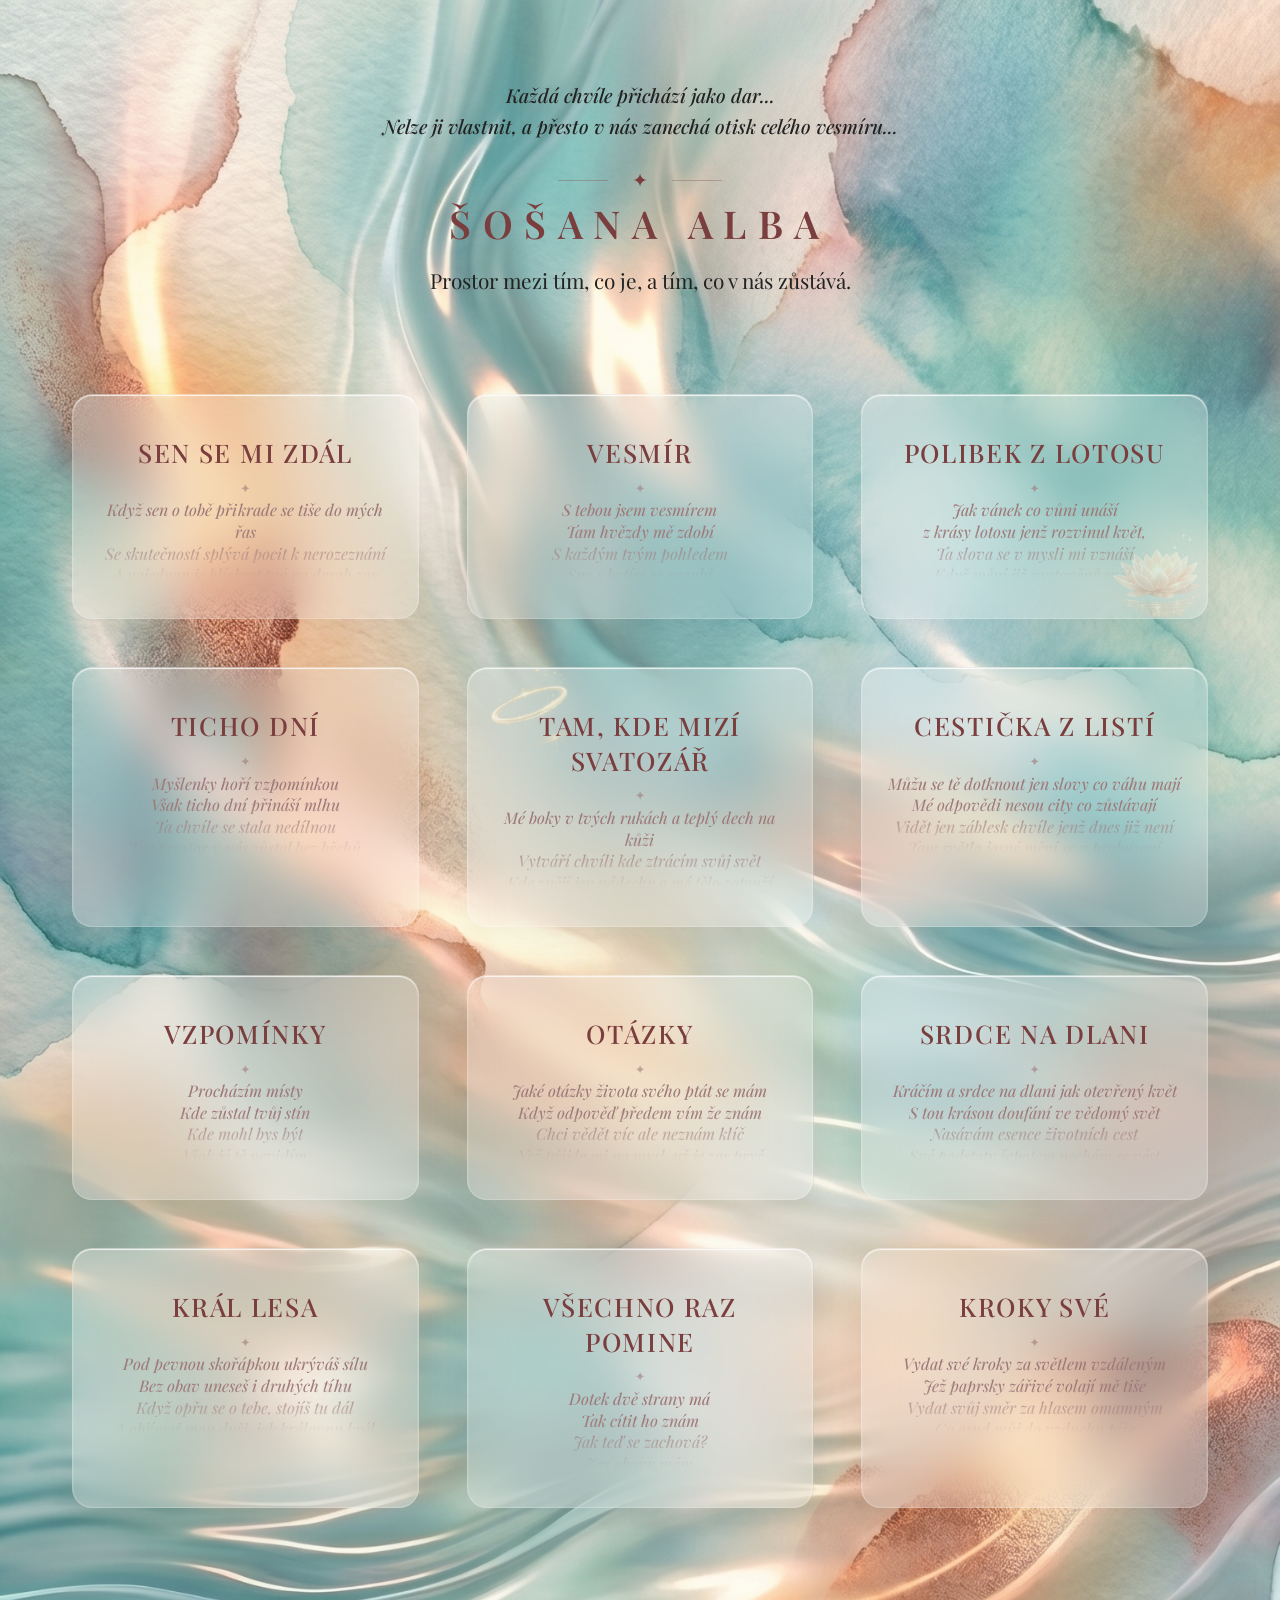
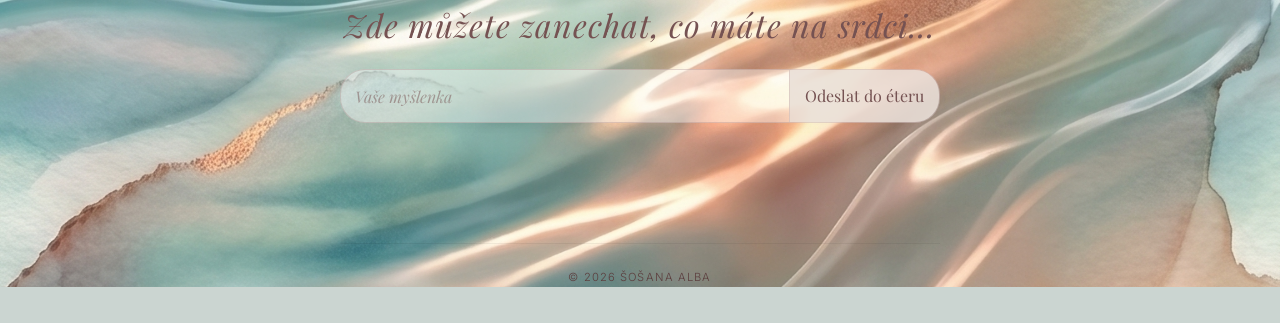
<file: index.html>
<!DOCTYPE html>
<html lang="cs">

<head>
  <meta charset="UTF-8">
  <meta name="viewport" content="width=device-width, initial-scale=1.0">
  <meta name="description"
    content="Autorská poezie Šošany Alby. Básně o tichu, světle i lidské duši. Digitální zápisník veršů a úvah Tam, kde mizí svatozář.">
  <meta name="keywords"
    content="poezie, básně, Šošana Alba, česká poezie, lyrika, literární zápisník, moderní portfolio, transformace, symbolika, Kde mizí svatozář, Polibek z lotosu">
  <meta name="author" content="Šošana Alba">

  <!-- Open Graph / Facebook -->
  <meta property="og:type" content="website">
  <meta property="og:url" content="http://localhost/">
  <meta property="og:title" content="Šošana Alba — Autorská poezie">
  <meta property="og:description"
    content="Digitální plátno a zápisník poezie. Vstupte do světa absolutního klidu a éterické hloubky.">
  <meta property="og:image" content="assets/feathers_bg.png">

  <!-- Twitter -->
  <meta property="twitter:card" content="summary_large_image">
  <meta property="twitter:url" content="http://localhost/">
  <meta property="twitter:title" content="Šošana Alba — Autorská poezie">
  <meta property="twitter:description"
    content="Digitální plátno a zápisník poezie. Vstupte do světa absolutního klidu a éterické hloubky.">
  <meta property="twitter:image" content="assets/feathers_bg.png">

<!-- Ikony Anděla -->
<link rel="icon" type="image/png" href="/favicon-96x96.png" sizes="96x96">
  <link rel="icon" type="image/svg+xml" href="/favicon.svg">
  <link rel="shortcut icon" href="/favicon.ico">
  <link rel="apple-touch-icon" sizes="180x180" href="/apple-touch-icon.png">
  <meta name="apple-mobile-web-app-title" content="Šošana Alba">
  <link rel="manifest" href="/site.webmanifest">

  <title>Šošana Alba ~ Tam, kde mizí svatozář</title>

  <!-- CSS Styl -->
  <link rel="stylesheet" href="css/style.css">

  <!-- JSON-LD Strukturovaná data pro autory & kreativní díla (SEO) -->
  <script type="application/ld+json">
  {
    "@context": "https://schema.org",
    "@type": "Person",
    "name": "Šošana Alba",
    "jobTitle": "Básnířka a spisovatelka",
    "url": "http://localhost",
    "description": "Česká spisovatelka a básnířka, jejíž tvorba rezonuje s hlubokým elementem vody, ticha a plynutí času.",
    "sameAs": [
      "https://instagram.com/sosana.alba",
      "https://facebook.com/sosana.alba.poezie"
    ],
    "publishingPrinciples": {
      "@type": "CreativeWork",
      "name": "Digitální zápisník poezie"
    }
  }
  </script>
</head>

<body>

  <!-- Hlavní plátno — omezení šířky pro ultra-široké monitory -->
  <div class="site-canvas">

    <!-- ÚVODNÍ HLAVIČKA -->
    <header class="header header--static">
      <div class="hero-section">

        <p class="hero-quote">Každá chvíle přichází jako dar...<br>Nelze ji vlastnit, a přesto v nás zanechá otisk
          celého vesmíru...</p>

        <div class="diamond-divider">
          <span>&#10022;</span>
        </div>

        <h1 class="hero-title main-title">ŠOŠANA ALBA</h1>

        <p class="hero-subtitle">Prostor mezi tím, co je, a tím, co v nás zůstává.</p>

      </div>
    </header>

    <main>

      <!-- Matrix / Grid karet básní (3x3) -->
      <div class="poetry__grid" id="js-poetry-grid">

        <article class="poetry-card glass-card" tabindex="0">
          <div class="poem-decoration"></div>
          <h3 class="poetry-card__title">Sen se mi zdál</h3>
          <div class="poetry-card__divider">✦</div>
          <div class="poetry-card__text-wrapper">
            <div class="poetry-card__fulltext">
Když sen o tobě přikrade se tiše do mých řas<br>
Se skutečností splývá pocit k nerozeznání<br>
A najednou je blízkost tvá na dosah zas<br>
Že jen sním v té chvíli nemám ani zdání<br><br><br>
Ten čas je vzácný, jak dobře to znám<br>
Zas v těle se probouzí chvění<br>
A v tichu k tobě krůček udělám<br>
Tvůj jistý pohled mi je tiché znamení<br><br><br>
Ten dotek zní jak pravda s ozvěnou<br>
Co rozeznívá se ve mně napořád<br>
Mé rty si v té chvíli snadno vzpomenou<br>
Jak chutná polibek, co nedá se vzdát.<br><br>
I ve snu ta chvíle s tebou zdá se krátká být<br><br>
Já jediné přání mam, ať zastaví se čas<br>
Ať noc nás ještě chvilku nechá spolu snít<br>
Než rozplyne se sen a vše zmizí zas.
            </div>
          </div>
        </article>

        <article class="poetry-card glass-card" tabindex="0">
          <div class="poem-decoration"></div>
          <h3 class="poetry-card__title">Vesmír</h3>
          <div class="poetry-card__divider">✦</div>
          <div class="poetry-card__text-wrapper">
            <div class="poetry-card__fulltext">
S tebou jsem vesmírem<br>
Tam hvězdy mě zdobí<br>
S každým tvým pohledem<br>
Sny s bytím se snoubí<br><br><br>
Mě touha vždy odzbrojí<br>
Až na kraj mých možností<br>
tvá esence opojí<br>
Když mě obejmeš něžností<br><br><br>
V magickém tichu mezi námi<br>
Zázrak osudu se rodí<br>
Já nasávám dotek tvých dlaní<br>
Co světlo mé duše plodí<br><br><br>
V tom tichu kde dech se tiší<br>
A svět na chvíli se zastaví<br>
Tam duše naše spolu píší<br>
Verše jež chvěním nás zaplaví<br><br><br>
Tvá blízkost v srdci bránu otvírá<br>
Kam nikdo jiný neměl klíč<br>
Můj pohled na tebe upírá<br>
Přiznání tiché - pojď blíž<br><br><br>
A když naše pohledy se spojí,<br>
Vše kolem ztrácí váhu svou,<br>
Tam cítím, jak mé tělo svolí<br>
Doteky proplétat vášní dvou<br><br><br>
Tvá blízkost mě nocí provází,<br>
Jak kometa, co neuhasíná,<br>
A v žáru, který v nás se nachází,<br>
Se láska nová rozpomíná.
            </div>
          </div>
        </article>

        <article class="poetry-card glass-card" tabindex="0">
<img src="assets/lotos.png" class="poem-lotos" alt="Zářící lotos" aria-hidden="true">
          <div class="poem-decoration"></div>
          <h3 class="poetry-card__title">Polibek z lotosu</h3>
          <div class="poetry-card__divider">✦</div>
          <div class="poetry-card__text-wrapper">
            <div class="poetry-card__fulltext">
Jak vánek co vůni unáší<br>
z krásy lotosu jenž rozvinul květ,<br>
Ta slova se v mysli mi vznáší<br>
Když mění již vystavěný svět.<br><br><br>
Svou odpověď jsem chtěla ti dát,<br>
však nepřišla - zůstala v tmách.<br>
Ten záblesk chvil nešlo zpět brát,<br>
A vyznání změnilo v prach.<br><br><br>
Místo nich kůže jen promlouvá<br>
Tepem, co zrychlil svůj běh,<br>
Z oparu pravda teď vyplouvá,<br>
V tom úžasu ustal můj dech.<br><br><br>
Už netřeba věty dál skládat,<br>
Vše podstatné v tichu se děje.<br>
Touhou už nešlo se ovládat<br>
Teď tělo se slastí chvěje.<br><br><br>
Jen křehkým stonem v splynutí<br>
Vyznávám to, co už víš,<br>
Že v každičkém srdce pohnutí<br>
Tě miluji – čím dál blíž.
            </div>
          </div>
        </article>

	
        <article class="poetry-card glass-card" tabindex="0">
          <div class="poem-decoration"></div>
          <h3 class="poetry-card__title">Ticho dní</h3>
          <div class="poetry-card__divider">✦</div>
          <div class="poetry-card__text-wrapper">
            <div class="poetry-card__fulltext">
Myšlenky hoří vzpomínkou<br>
Však ticho dní přináší mlhu<br>
Ta chvíle se stala nedílnou<br>
Ten prostor v nás zůstal bez břehů<br><br><br>
Jen otisk dlaní v paměti kůže<br>
Co zmizet chce a přesto zůstává<br>
Nesu si v sobě jak poupátko růže<br>
Křehké a bezbranné, co dozrává<br><br><br>
Kde uchovat pohled, co zapsal se do mě hluboko<br>
Když všední den pak přišel tiše zpět<br>
A odvedl mě od tebe na míle daleko<br>
Zatímco uvnitř zůstal nevyřčený svět<br><br><br>
Nevím zda smím se zas přiblížit<br>
Byť bezpečné místo ti nechci brát<br>
Když neumím číst, co ticho chce stvořit<br>
A srdce se ostýchá dál se ptát<br><br><br>
Přesto když zavřu večer své oči<br>
Na hraně snu, kde se rozplývá čas<br>
Tvá přítomnost ke mně tiše se stočí<br>
Jak teplý dech do sklopených řas.<br><br><br>
Jen ráno pak přinese střízlivé světlo<br>
Uloží sny do přihrádky dní,<br>
A všechno, co ve mně v noci jen kvetlo,<br>
Si přes den dovolí jen znít.
            </div>
          </div>
        </article>

	<article class="poetry-card glass-card" tabindex="0">
  <img src="assets/svatozar.png" class="poem-halo" alt="Pulzující svatozář" aria-hidden="true">
  <div class="poem-decoration"></div>
  <h3 class="poetry-card__title">Tam, kde mizí svatozář</h3>
          <div class="poetry-card__divider">✦</div>
          <div class="poetry-card__text-wrapper">
            <div class="poetry-card__fulltext">
Mé boky v tvých rukách a teplý dech na kůži<br>
Vytváří chvíli kde ztrácím svůj svět<br>
Kde znějí jen nádechy a mé tělo zatouží<br>
Vymazat z mysli vše, co drží mě zpět<br><br><br>
Tvé prsty píšou mi po zádech<br>
Mapy které nikam nesmí vést<br>
A přesto bloudím v obrazech -<br>
V krajině, kterou smím jen snést<br><br><br>
Rty těsně u rtů, však beze slov<br>
Jen touha mezi nimi dýchá<br>
V tom napětí co nemá krov<br>
Žilami bouře tiše vzlýchá<br><br><br>
Tvůj dech se o můj zlehka otírá<br>
Jak vlna, co váhá, zda pohladí břeh<br>
A v tomhle spojení se pravda neskrývá<br>
Jen tlukot dvou srdcí a zrychlený dech<br><br><br>
Mé tělo touží jít ještě dál<br>
Tam, kde hranice rozpouští se v šeru<br>
Rozum však šeptá „Tady bych stál"<br>
A vrací mě zpátky k vnitřnímu směru<br><br><br>
Mé ruce ví, kde chtěly by spočinout<br>
Mé srdce ví, co by mohlo být<br>
Jen duše stojí a snaží se rozhodnout<br>
Zda hořet chvíli, nebo dál 'jen' žít<br><br><br>
Čas stojí na špičkách<br>
Bojácný dotknout se toho, co ví<br>
Že jeden krok dál už nebude pouhý<br>
Že něco se zlomí a zpátky se nevrátí<br><br><br>
Tak stojím na hraně mezi dvěma světy<br>
S tvými doteky vepsanými pod kůží<br>
A vím, že největší požáry planety<br>
Hoří tam, kde se snad nedýchá - jen touží<br><br><br>
Tvé čelo na mém, svět přestal znít<br>
Jen tep se o tep tiše opírá<br>
Ta chvíle chce navždy v těle být<br>
Pro to chvění, co ve mně doznívá<br><br><br>
A jestli má se v čase ztratit<br>
Srdce v sněhu, jež zavál mráz<br>
Pak ať mi zůstane jen ten pocit<br>
Že něco krásného hořelo v nás.
            </div>
          </div>
        </article>

        <article class="poetry-card glass-card" tabindex="0">
          <div class="poem-decoration"></div>
          <h3 class="poetry-card__title">Cestička z listí</h3>
          <div class="poetry-card__divider">✦</div>
          <div class="poetry-card__text-wrapper">
            <div class="poetry-card__fulltext">
Můžu se tě dotknout jen slovy co váhu mají<br>
Mé odpovědi nesou city co zůstávají<br>
Vidět jen záblesk chvíle jenž dnes již není<br>
Tam světlo jasné mění se v probuzení<br><br><br>
Cestička z listí chce procházet zas<br>
Dnes však nedává sílu, jen nabízí jas<br>
Vítr tam vane a nese slova tvá<br>
To jediné zbylo, co teď se dotýká<br><br><br>
Ta chvíle je tam, zde jiný tvořím svět<br>
S tou pravdou se potýkám jak lotosový květ<br>
To z čeho roste dál a v krásu se mění<br>
Z té půdy již nejde vzít vzpomínky v zapomnění<br><br><br>
Jak srdce se dotýká a nezračí směr<br>
Tvar toho mě dojímá co dává na výběr<br>
Bez jistoty zítřka svůj krok kráčím dál<br>
V mysli jen vím, jak krásný sen se mi zdál.
            </div>
          </div>
        </article>

        
        <article class="poetry-card glass-card" tabindex="0">
          <div class="poem-decoration"></div>
          <h3 class="poetry-card__title">Vzpomínky</h3>
          <div class="poetry-card__divider">✦</div>
          <div class="poetry-card__text-wrapper">
            <div class="poetry-card__fulltext">
Procházím místy<br>
Kde zůstal tvůj stín<br>
Kde mohl bys být<br>
Však já tě nevidím<br><br><br>
Nasávám vůni<br>
Vdechuji vzpomínky<br>
Vrátit tu chvíli chci<br>
Bez jediné záminky<br><br><br>
Dotknout se obrazu<br>
Co vidím tam stát<br>
Můžu jen smířlivě<br>
To bude mě hřát<br><br><br>
A s vděčností nechávám<br>
Minulost tam<br>
Kde chtěla jen spočinout -<br>
Ten prostor jí dám.
            </div>
          </div>
        </article>

        <article class="poetry-card glass-card" tabindex="0">
          <div class="poem-decoration"></div>
          <h3 class="poetry-card__title">Otázky</h3>
          <div class="poetry-card__divider">✦</div>
          <div class="poetry-card__text-wrapper">
            <div class="poetry-card__fulltext">
Jaké otázky života svého ptát se mám<br>
Když odpověď předem vím že znám<br>
Chci vědět víc ale neznám klíč<br>
Než přijde mi na mysl, už je zas pryč<br><br><br>
Nevědět vše co chci a stejně dál jít<br>
Krokem, co váhá, a přesto chce být.<br>
S důvěrou otvírám náruč svou<br>
A nechám se vést tím, co je mnou.<br><br><br>
S úžasem sleduji života tvar<br>
Každý ten okamžik skrývá svůj dar<br>
V hloubce jenž noří mě do přítomné chvíle<br>
Nacházím radost a klid v prosté síle.<br><br><br>
Nechávám plynout, co má se stát,<br>
Bez nutkavé potřeby vše uchopit a znát,<br>
Až potřeba stvořit své sny se vzdálí<br>
V tichu se ke mně vrátí mé odevzdání.
            </div>
          </div>
        </article>

        <article class="poetry-card glass-card" tabindex="0">
          <div class="poem-decoration"></div>
          <h3 class="poetry-card__title">Srdce na dlani</h3>
          <div class="poetry-card__divider">✦</div>
          <div class="poetry-card__text-wrapper">
            <div class="poetry-card__fulltext">
Kráčím a srdce na dlani jak otevřený květ<br>
S tou krásou doufání ve vědomý svět<br>
Nasávám esence životních cest<br>
Své podstaty šepotem nechám se vést<br><br><br>
Okamžik každý váhu i význam má<br>
Zkouší mou stálost, zda víra má setrvá<br>
Můj stín mě tam láká, kde poznat se mám<br>
Zda umím čelit všem životním nástrahám<br><br><br>
Bytosti všechny - krásné a rozdílné<br>
Nesou si světy zemské i vesmírné<br>
Svým příběhem každá otisk mi dá<br>
A v tichu mě učí, kým vlastně jsem já<br><br><br>
Sledovat z povzdálí tu pestrost krás<br>
Jak bytí se odráží v každičkém z nás<br>
Věřit že život chce vše dobré nám<br>
Tím spíš se chtít otevřít těm jeho hrám<br><br><br>
Kráčím si kroky své a nemám co skrýt<br>
Srdce - můj kompas mě vede kam jít<br>
Ne vždy mám jasno a ne vždy znám směr<br>
Přesto jdu dál jak cítím to jen<br><br><br>
A tak jdu cestou, co ve mně se tká<br>
ne rovná, ne jistá, a přece je má<br>
Srdce mé na dlani, ne jako štít<br>
ale dar světu, a svolení žít...
            </div>
          </div>
        </article>

        <article class="poetry-card glass-card" tabindex="0">
          <div class="poem-decoration"></div>
          <h3 class="poetry-card__title">Král lesa</h3>
          <div class="poetry-card__divider">✦</div>
          <div class="poetry-card__text-wrapper">
            <div class="poetry-card__fulltext">
Pod pevnou skořápkou ukrýváš sílu<br>
Bez obav uneseš i druhých tíhu<br>
Když opřu se o tebe, stojíš tu dál<br>
A objímaš mou duši, jak královnu král<br><br><br>
Život ti vrásky dal<br>
Jež moudrost tvou zračí<br>
svět kolem sebe znáš<br>
I jak to v něm kráčí<br><br><br>
Přiviň mě k sobě blíž<br>
Spojme své životy<br>
Vždyť láska je všemu klíč<br>
Nezměrné hodnoty
            </div>
          </div>
        </article>

        <article class="poetry-card glass-card" tabindex="0">
          <div class="poem-decoration"></div>
          <h3 class="poetry-card__title">Všechno raz pomine</h3>
          <div class="poetry-card__divider">✦</div>
          <div class="poetry-card__text-wrapper">
            <div class="poetry-card__fulltext">
Dotek dvě strany má<br>
Tak cítit ho znám<br>
Jak teď se zachová?<br>
Zas obavy mám<br><br><br>
Nemůžu nechat být<br>
Ty myšlenky své<br>
Mohla bych raději snít<br>
A zahnat to zlé<br><br><br>
Nedá se míti klid<br>
To ticho tak řve!<br>
Chci si jen představit<br>
Jak k něze mě zve<br><br><br>
Otázek plno mám<br>
Však odpověď ne<br>
Útěchu jednu znám -<br>
Všechno raz pomine<br><br><br>
Chtěla bych v klidu stát,<br>
Jak slyším její dech,<br>
jenže mě nutí dbát,<br>
kdy přijde hněv, vztek.<br><br><br>
Ze stínů skrývám tvář,<br>
srdce tak rychle bije,<br>
snad bude klid už zas,<br>
snad bouře neožije.<br><br><br>
Kéž bych jí mohla říct,<br>
co tajím v sobě jen,<br>
že chci jít lásce vstříc<br>
ne bát se sama každý den.<br><br><br>
A když pak usínám,<br>
v peřinách strach ubyde,<br>
doufám, že zítra snad<br>
duše má už klidnější bude.
            </div>
          </div>
        </article>

        <article class="poetry-card glass-card" tabindex="0">
          <div class="poem-decoration"></div>
          <h3 class="poetry-card__title">KROKY SVÉ</h3>
          <div class="poetry-card__divider">✦</div>
          <div class="poetry-card__text-wrapper">
            <div class="poetry-card__fulltext">
Vydat své kroky za světlem vzdáleným<br>
Jež paprsky zářivé volají mě tiše<br>
Vydat svůj směr za hlasem omamným<br>
Co osud můj do vzduchu píše<br><br><br>
Koukám se vpřed a nevidím cíl<br>
Důvěra hladí mě jen<br>
nebát se zakusit jiného světa díl<br>
Je víc než žít bezpečný sen<br><br><br>
Kde touha se v čistý pramen mění<br>
A vypráví vítr, co má se stát<br>
Najdu své místo v tichém usmíření<br>
Kde srdce nemusí se o svůj plamen bát<br><br><br>
A v onom vánku, jenž naději nese,<br>
překročit práh vlastních obav a stínů,<br>
když duše se radostí v základech třese,<br>
že konečně opouští chladnou hlubinu.
            </div>
          </div>
        </article>

      </div>

      <!-- ZÁVĚR A KONTAKT (FOOTER AREA) -->
      <section class="section footer" id="kontakt">
        <div class="container">

          <div class="contact-header">
            <h2 class="contact-header__title">Zde můžete zanechat, co máte na srdci...</h2>
          </div>

<form action="odeslat.php" method="POST" class="contact-form ethereal-form" id="js-contact-form" novalidate>
  <div class="ethereal-form__wrapper">
    <input type="text" id="form-thought" name="myslenka" class="ethereal-form__input" placeholder="Vaše myšlenka" required>
    <button type="submit" class="ethereal-form__submit">Odeslat do éteru</button>
  </div>
  <div class="contact-form__status" id="js-form-status" aria-live="polite"></div>
</form>

            <footer class="footer__content">
            <div class="footer__divider"></div>
            <div class="footer__credits">
<p>&copy; 2026 Šošana Alba</p>
            </div>
          </footer>

        </div>
      </section>

    </main>

  </div><!-- /.site-canvas -->

  <!-- Modální okno pro čtení básní -->
  <dialog id="js-poetry-modal" class="poetry-modal" aria-label="Čtenářský režim">
    <div class="poetry-modal__card glass-card">

      <!-- Sticky hlavička s křížkem -->
      <div class="poetry-modal__header">
        <button class="poetry-modal__close" id="js-modal-close" aria-label="Zavřít básničku">&times;</button>
      </div>

      <!-- Scrollovatelný obsah básně -->
      <div class="poetry-modal__body">
        <div class="poem-decoration"></div>
        <h3 class="poetry-modal__title" id="js-modal-title"></h3>
        <div class="poetry-card__divider">✦</div>
        <div class="poetry-modal__text" id="js-modal-text"></div>
      </div>

    </div>
  </dialog>

  <!-- JavaScript Logika -->
  <script src="js/app.js"></script>
</body>

</html>
</file>
<file: css/style.css>
/* ==========================================================================
   DESIGN SYSTÉM & GLOBÁLNÍ STYLY - PORTFÓLIO POEZIE (ŠOŠANA ALBA)
   ========================================================================== */

/* Import písem z Google Fonts */
@import url('https://fonts.googleapis.com/css2?family=Playfair+Display:ital,wght@0,400;0,500;0,600;1,400;1,500&family=Inter:wght@300;400;500&display=swap');

/* Definice CSS proměnných (Custom Properties) */
:root {
  /* Barevná paleta (Světlé pastely - Ethereal & Watercolor) */
  --color-bg-space: #fbfbfc;
  --color-bg-deep: #f1f5f9;
  --color-bg-abyss: #e2e8f0;

  --color-teal-primary: #8da9b0;
  /* Celadon blue */
  --color-teal-glow: rgba(141, 169, 176, 0.3);
  --color-teal-muted: #cbd5e1;
  --color-teal-dark: #64748b;

  --color-pearl-silver: #755252;
  /* Sytější zemitá pro hlavičku/logo */
  --color-pearl-glow: rgba(232, 213, 209, 0.4);

  --color-text-main: #9E7A7A;
  --color-text-muted: #5c3e3e;
  --color-text-dark: #331f1f;

  /* Typografie (Fluidní velikosti pomocí clamp()) */
  --font-serif: 'Playfair Display', Georgia, serif;
  --font-sans: 'Inter', system-ui, -apple-system, BlinkMacSystemFont, sans-serif;

  --fs-h1: clamp(2.5rem, 5vw + 1rem, 5.5rem);
  --fs-h2: clamp(1.8rem, 3.5vw + 0.5rem, 3.5rem);
  --fs-h3: clamp(1.35rem, 2vw + 0.5rem, 2.2rem);
  --fs-body: clamp(0.95rem, 0.4vw + 0.8rem, 1.15rem);
  --fs-poetry: clamp(1.15rem, 0.8vw + 0.9rem, 1.65rem);
  --fs-nav: clamp(0.9rem, 0.2vw + 0.8rem, 1.05rem);

  /* Rozestupy (Spacing) */
  --space-xs: 0.5rem;
  --space-sm: 1rem;
  --space-md: 2rem;
  --space-lg: 4rem;
  --space-xl: 8rem;

  /* Animace & Přechody */
  --transition-smooth: all 0.6s cubic-bezier(0.16, 1, 0.3, 1);
  --transition-fast: all 0.25s cubic-bezier(0.16, 1, 0.3, 1);
  --transition-slow: all 1.2s cubic-bezier(0.16, 1, 0.3, 1);
}

/* ==========================================================================
   ZÁKLADNÍ RESETY & GLOBÁLNÍ NASTAVENÍ
   ========================================================================== */
*,
*::before,
*::after {
  box-sizing: border-box;
  margin: 0;
  padding: 0;
}

html,
body {
  -webkit-font-smoothing: antialiased !important;
  -moz-osx-font-smoothing: grayscale !important;
  text-rendering: optimizeLegibility !important;
}

html {
  scroll-behavior: smooth;
  scroll-padding-top: 100px;
}

html,
body {
  /* Měkký šedozelený/pískový odstín, který splyne se spodní hranou akvarelu */
  background-color: #cbd5d1 !important;
  min-height: 100vh !important;
  min-height: 100dvh !important;
}

body {
  /* Pozadí — přirozené měřítko, bez brutálního roztažení */
  background-image: url('../poems_background1.jpeg') !important;
  background-size: 100% auto !important;
  background-position: top center !important;
  background-attachment: fixed !important;
  background-repeat: no-repeat !important;

  color: var(--color-text-main);
  font-family: var(--font-sans);
  font-size: var(--fs-body);
  line-height: 1.7;
  overflow-x: hidden;
}

/* Hlavní plátno — omezení šířky obsahu na ultra-širokých monitorech */
.site-canvas {
  max-width: 1600px;
  margin: 0 auto;
  position: relative;
}

/* Typografické základy */
h1,
h2,
h3,
h4,
.font-serif {
  font-family: var(--font-serif);
  font-weight: 300;
  letter-spacing: 0.03em;
  line-height: 1.35;
}

p,
span,
a,
button,
input,
textarea {
  font-family: var(--font-sans);
  font-weight: 300;
}

a {
  color: inherit;
  text-decoration: none;
  transition: var(--transition-fast);
}

button {
  background: none;
  border: none;
  cursor: pointer;
  color: inherit;
  font: inherit;
}

/* Skrýt scrollbar pro čistší vzhled, ale zachovat funkčnost */
::-webkit-scrollbar {
  width: 8px;
}

::-webkit-scrollbar-track {
  background: var(--color-bg-space);
}

::-webkit-scrollbar-thumb {
  background: rgba(0, 0, 0, 0.15);
  border-radius: 4px;
}

::-webkit-scrollbar-thumb:hover {
  background: var(--color-teal-glow);
}

/* Pomocné třídy */
.container {
  width: 90%;
  max-width: 1400px;
  margin: 0 auto;
  padding: 0 var(--space-sm);
}

.text-teal {
  color: var(--color-teal-primary);
  text-shadow: 0 0 10px var(--color-teal-glow);
}

.text-pearl {
  color: var(--color-pearl-silver);
}

.glass-card {
  background: rgba(255, 255, 255, 0.06);
  backdrop-filter: blur(20px);
  -webkit-backdrop-filter: blur(20px);
  border: none;
  border-radius: 20px;
  box-shadow:
    inset 0 1px 1px rgba(255, 255, 255, 0.85),
    inset 0 -1px 1px rgba(255, 255, 255, 0.25),
    0 8px 32px rgba(0, 0, 0, 0.04);
  transition: var(--transition-smooth);
}

.glass-card:hover {
  background: rgba(255, 255, 255, 0.10);
  box-shadow:
    inset 0 1px 1px rgba(255, 255, 255, 0.95),
    inset 0 -1px 1px rgba(255, 255, 255, 0.35),
    0 0 40px rgba(186, 230, 253, 0.25),
    0 12px 40px rgba(0, 0, 0, 0.06);
}

/* Vynucené odstranění rámečků na kartách básní ve VŠECH stavech */
.poetry-card,
.poetry-card:hover,
.poetry-card:focus,
.poetry-card:active,
.poetry-modal__card,
.poetry-modal__card:hover,
.poetry-modal__card:focus {
  border: none !important;
  outline: none !important;
}



.header {
  width: 100%;
  z-index: 100;
  padding: 2rem 0;
  transition: var(--transition-smooth);
  position: relative !important;
  padding-bottom: 2rem !important;
  /* Vytvoření dýchatelného prostoru pod textem */
}

.header__gold-line {
  display: block !important;
  width: 100% !important;
  max-width: 900px !important;
  height: auto !important;
  margin: 1.5rem auto 0 !important;
  opacity: 0.85 !important;
}

.header__logo {
  font-family: 'Playfair Display', serif !important;
  font-size: clamp(2rem, 3vw, 3rem);
  font-weight: 400 !important;
  letter-spacing: 4px !important;
  color: #755252 !important;
  text-transform: uppercase;
}

.header__subtitle {
  font-family: var(--font-sans);
  font-size: 0.75rem;
  letter-spacing: 0.25em;
  color: var(--color-pearl-silver);
  text-transform: uppercase;
  margin-top: 0.5rem;
}

/* ==========================================================================
   POETRY MATRIX (MODUL TVORBY)
   ========================================================================== */

/* 1. Kontejner mřížky — striktně 3 buňky vedle sebe */
.poetry__grid {
  display: grid !important;
  grid-template-columns: repeat(3, 1fr) !important;
  gap: 3rem !important;
  max-width: 1200px !important;
  margin: 2rem auto !important;
  padding: 0 2rem !important;
}

/* ============================================================
   2. Skleněná buňka — průhledný glassmorphism
   ============================================================ */

/* Sdílené hrany skla — platí pro mřížku i modal */
/* Sdílené hrany skla — platí pro mřížku i modal */
.poetry-card,
.poetry-card.glass-card,
.poetry-modal__card.glass-card {
  border: 1px solid rgba(255, 255, 255, 0.2) !important;
  /* Jemná, poloprůhledná hrana skla */
  border-radius: 20px !important;
  overflow: hidden !important;
  /* Zpět na přirozený ořez */
  position: relative !important;
  transition: all 0.4s ease !important;
  /* Plynulý přechod pro hover efekt */
}

/* Karta v mřížce — čistý, průhledný glass */
.poetry-card.glass-card {
  display: flex;
  flex-direction: column;
  align-items: center;
  text-align: center;
  cursor: pointer;
  padding: 2.5rem 1.4rem !important;

  /* Průhledné pozadí — pozadí pod kartou musí prosvítat */
  background: rgba(255, 255, 255, 0.25) !important;

  /* Blur bez brightness/saturate — čistý efekt zastřeného skla */
  backdrop-filter: blur(20px) !important;
  -webkit-backdrop-filter: blur(20px) !important;

  box-shadow:
    inset 0 1px 1px rgba(255, 255, 255, 0.8),
    0 8px 32px rgba(0, 0, 0, 0.04) !important;
}

/* Jemné zesvětlení při najetí myší (přesně podle původní vize) */
.poetry-card.glass-card:hover {
  background-color: rgba(255, 255, 255, 0.15) !important;
  /* Buňka zlehka a elegantně dýchne světlem */
  box-shadow: 0 8px 32px 0 rgba(255, 255, 255, 0.1) !important;
  /* Velmi měkká aura pod kartou */
}






.poem-decoration {
  position: absolute;
  inset: 0;
  z-index: -1;
  opacity: 0.6;
  pointer-events: none;
  background-size: contain;
  background-repeat: no-repeat;
  background-position: center;
  transition: var(--transition-smooth);
}

.poetry-card.glass-card:hover .poem-decoration {
  opacity: 0.8;
}



/* ── 3. Typografie — Zemitý kontrast ──────────────────────────── */

/* Nadpis básně na kartě */
.poetry-card__title {
  font-family: 'Playfair Display', serif !important;
  color: #9E7A7A !important;
  text-transform: uppercase !important;
  letter-spacing: 1.7px !important;
  font-size: clamp(1.4rem, 2vw, 1.8rem) !important;
  text-align: center !important;
  margin-bottom: 0.5rem !important;
  font-weight: 500 !important;
  position: relative;
  z-index: 2;
}

/* Oddělovač / Hvězdička */
.poetry-card__divider {
  color: #9E7A7A !important;
  opacity: 0.6 !important;
  font-size: 0.8rem !important;
  text-align: center !important;
  margin-bottom: 0rem !important;
  position: relative;
  z-index: 2;
  pointer-events: none;
}

/* Zabití masky a omezení výšky uvnitř modalu */
.poetry-modal__card * {
  -webkit-mask-image: none !important;
  mask-image: none !important;
  max-height: none !important;
}

/* Wrapper pro ořez textu do ztracena (pouze v mřížce) */
.poetry-card__text-wrapper {
  position: relative;
  z-index: 2;
  width: 100%;
  max-height: 80px;
  overflow: hidden;
  -webkit-mask-image: linear-gradient(to bottom, rgba(0, 0, 0, 1) 40%, rgba(0, 0, 0, 0) 100%);
  mask-image: linear-gradient(to bottom, rgba(0, 0, 0, 1) 40%, rgba(0, 0, 0, 0) 100%);
}

/* Náhled básně na kartě */
.poetry-card__fulltext {
  font-family: 'Playfair Display', serif !important;
  font-style: italic !important;
  color: #9E7A7A !important;
  font-weight: 450 !important;
  line-height: 1.35 !important;
  font-size: 1rem !important;
  text-align: center !important;
  margin: 0;
}

/* ── Responzivita ────────────────────────────────────────────── */
/* --- ČISTÁ VERZE PRO MOBILY (Absolutní reset) --- */
@media (max-width: 768px) {

  /* 1. Návrat k jednomu úhlednému sloupci karet */
  .poetry__grid {
    grid-template-columns: 1fr !important;
    gap: 2rem !important;
  }

  /* 2. Hlavička: Zarovnání na střed a zmenšení, aby se ŠOŠANA ALBA vešlo na jeden řádek */
  .hero-section,
  .hero-quote,
  .hero-title,
  .hero-subtitle,
  .main-title {
    text-align: center !important;
    margin-left: auto !important;
    margin-right: auto !important;
  }

  .hero-title,
  .main-title {
    font-size: 1.8rem !important;
    /* Menší velikost zaručí jeden řádek */
    letter-spacing: 0.15em !important;
  }

  /* 3. Náhled básně: Zvětšení okénka, aby text okamžitě nezmizel v mlze */
  .poetry-card__text-wrapper {
    max-height: 130px !important;
    /* Dáme textu mnohem víc místa pro náhled */
  }

  .poetry-card__fulltext {
    font-size: 1rem !important;
    line-height: 1.4 !important;
    text-align: center !important;
  }

  /* 4. Otevřená báseň v modálu: Návrat k jednoduchému vycentrování */
  .poetry-modal__body {
    padding: 1rem 1.2rem 3rem !important;
    /* Vrácení prostoru do stran */
  }

  .poetry-modal__text {
    text-align: center !important;
    /* Klasické vycentrování beze změn velikostí */
    width: 100% !important;
  }

  /* 5. Formulář v patičce hezky pod sebou */
  .ethereal-form {
    flex-direction: column !important;
    gap: 1rem !important;
  }

  .ethereal-form__input,
  .ethereal-form__submit {
    width: 100% !important;
    border-radius: 30px !important;
    text-align: center !important;
  }
}



/* ==========================================================================
   MODÁLNÍ OKNO / LIGHTBOX PRO ČTENÍ BÁSNÍ
   ========================================================================== */
.poetry-modal {
  border: none;
  background: transparent;
  width: 100vw;
  height: 100vh;
  max-width: 100%;
  max-height: 100%;
  padding: 0;
  margin: 0;
  box-sizing: border-box;
  display: none;
  /* Skryté, dialog[open] přepíše na flex v JS */
  justify-content: center;
  align-items: center;
  outline: none;
  opacity: 0;
  overflow: hidden;
  transition: opacity 0.5s cubic-bezier(0.16, 1, 0.3, 1),
    display 0.5s allow-discrete,
    overlay 0.5s allow-discrete;
}

.poetry-modal[open] {
  display: flex;
}

.poetry-modal.poetry-modal--open {
  opacity: 1;
}

/* Pozadí modálního okna (backdrop) */
.poetry-modal::backdrop {
  background-color: rgba(255, 255, 255, 0.01);
  backdrop-filter: blur(0px) brightness(1);
  -webkit-backdrop-filter: blur(0px) brightness(1);
  transition: backdrop-filter 0.5s cubic-bezier(0.16, 1, 0.3, 1),
    -webkit-backdrop-filter 0.5s cubic-bezier(0.16, 1, 0.3, 1),
    background-color 0.5s cubic-bezier(0.16, 1, 0.3, 1);
}

.poetry-modal.poetry-modal--open::backdrop {
  background-color: rgba(255, 255, 255, 0.15);
  backdrop-filter: blur(12px) brightness(1.05);
  -webkit-backdrop-filter: blur(12px) brightness(1.05);
}

/* Karta uprostřed modálního okna — specifické vlastnosti (vizuál dědí ze sdíleného bloku) */
.poetry-modal__card.glass-card {
  position: relative !important;
  width: 90% !important;
  max-width: 850px !important;
  /* Široké elegantní plátno */
  max-height: 85vh !important;
  overflow: hidden !important;
  /* Zabrání posunu rámečku a ořízne obsah na rohy */
  padding: 0 !important;
  margin: auto !important;
  box-sizing: border-box;
  display: flex !important;
  flex-direction: column !important;
  align-items: stretch;
  text-align: center;
  transform: scale(0.93) translateY(10px);
  transition: transform 0.5s cubic-bezier(0.16, 1, 0.3, 1);
}






.poetry-modal.poetry-modal--open .poetry-modal__card {
  transform: scale(1) translateY(0);
}

/* Sticky hlavička modálu — křížek zůstává viditelný při scrollování */
.poetry-modal__header {
  position: sticky;
  top: 0;
  z-index: 10;
  display: flex;
  justify-content: flex-end;
  padding: 1rem 1.2rem 0.5rem;
  background: transparent;
  flex-shrink: 0;
}

/* Obsah modálu — scrollovatelná oblast */
.poetry-modal__body {
  padding: 0.5rem 2.5rem 3rem;
  display: flex;
  flex-direction: column;
  align-items: center;
  overflow-y: auto !important;
  /* Zde se bude posouvat pouze text */
  overflow-x: hidden !important;
  flex: 1 !important;
  width: 100% !important;
  padding-top: 0 !important;
}

/* Přesunutí designu scrollbaru z obalu na vnitřní tělo */
.poetry-modal__body::-webkit-scrollbar {
  width: 4px;
}

.poetry-modal__body::-webkit-scrollbar-track {
  background: transparent;
}

.poetry-modal__body::-webkit-scrollbar-thumb {
  background: rgba(117, 82, 82, 0.3);
  border-radius: 10px;
}

.poetry-modal__body::-webkit-scrollbar-thumb:hover {
  background: rgba(117, 82, 82, 0.55);
}

/* Zavírací tlačítko (křížek) — statická pozice uvnitř sticky hlavičky */
.poetry-modal__close {
  position: static;
  background: transparent;
  border: none;
  color: #E0A99E;
  font-size: 1.8rem;
  font-weight: 200;
  line-height: 1;
  width: 36px;
  height: 36px;
  display: flex;
  align-items: center;
  justify-content: center;
  cursor: pointer;
  z-index: 10;
  transition: var(--transition-fast);
  opacity: 0.65;
  border-radius: 50%;
}

.poetry-modal__close:hover {
  color: #835C5C;
  transform: scale(1.15);
  opacity: 1;
  background: rgba(158, 122, 122, 0.08);
}

/* Titulek básně v modálu — kompaktní, čitelný */
.poetry-modal__title {
  font-family: 'Playfair Display', serif !important;
  color: #7a3e3e !important;
  font-size: clamp(1.8rem, 3vw, 2.2rem) !important;
  text-align: center !important;
  margin-top: 0.1rem !important;
  margin-bottom: 0.5rem !important;
  line-height: 1.2 !important;
  text-transform: uppercase;
  letter-spacing: 2px;
  position: relative;
  z-index: 1;
  font-weight: 500 !important;
}

/* Text básně v modálu */
.poetry-modal__text {
  font-family: 'Playfair Display', serif !important;
  color: #7a3e3e !important;
  font-size: 1.15rem !important;
  font-weight: 400 !important;
  line-height: 1 !important;
  text-align: center !important;
  white-space: pre-wrap !important;
  margin-top: 0.6rem !important;
  padding-bottom: 2rem !important;
  margin-bottom: 0;
  position: relative;
  z-index: 1;
  width: 100%;
}

/* ZRUŠENÍ PŘEDCHOZÍHO HACKU - <br> se musí chovat přirozeně */
.poetry-modal__text br {
  display: inline !important;
  content: normal !important;
  margin: 0 !important;
}

/* Cílené vytvoření mezery POUZE mezi slokami (dvě značky <br> za sebou z HTML) */
.poetry-modal__text br+br {
  display: block !important;
  content: "" !important;
  margin-top: 1rem !important;
  /* Prostor výhradně mezi odstavci */
}



/* ==========================================================================
   KONTAKTNÍ ZÁVĚR & DOPIS (FOOTER AREA)
   ========================================================================== */
.footer {
  padding-top: var(--space-lg);
  position: relative;
}

.contact-header {
  text-align: center;
  margin-bottom: 1.5rem;
}

.contact-header__title {
  font-family: 'Playfair Display', serif !important;
  font-style: italic !important;
  color: #755252 !important;
  font-weight: 400 !important;
  font-size: clamp(1.8rem, 2.5vw, 2.2rem) !important;
  letter-spacing: 1px !important;
  line-height: 1.3 !important;
  text-align: center !important;
  margin-bottom: 1rem !important;
}

/* ── Éterický jednořádkový formulář ──────────────────────────── */

/* Kontejner pro input a tlačítko */
.ethereal-form__wrapper {
  display: flex !important;
  justify-content: center !important;
  align-items: stretch !important;
  max-width: 600px !important;
  margin: 1rem auto !important;
  background: rgba(255, 255, 255, 0.4) !important;
  border: 1px solid rgba(158, 122, 122, 0.3) !important;
  border-radius: 25px !important;
  box-shadow: 0 4px 15px rgba(0, 0, 0, 0.02) !important;
  overflow: hidden !important;
}

/* Textové pole */
.ethereal-form__input {
  flex-grow: 1 !important;
  background: transparent !important;
  border: none !important;
  padding: 12px 14px !important;
  font-family: 'Playfair Display', serif !important;
  font-size: 1rem !important;
  color: var(--color-pearl-silver) !important;
  outline: none !important;
}

.ethereal-form__input::placeholder {
  color: rgba(117, 82, 82, 0.5) !important;
  font-style: italic !important;
}

/* Tlačítko */
.ethereal-form__submit {
  background: rgba(232, 220, 213, 0.8) !important;
  border: none !important;
  border-left: 1px solid rgba(158, 122, 122, 0.2) !important;
  padding: 12px 15px !important;
  font-family: 'Playfair Display', serif !important;
  font-size: 1rem !important;
  color: var(--color-pearl-silver) !important;
  cursor: pointer !important;
  transition: background 0.3s ease !important;
  white-space: nowrap !important;
}

.ethereal-form__submit:hover {
  background: rgba(212, 196, 196, 0.9) !important;
}

/* Status zprávy pod formulářem */
.contact-form__status {
  text-align: center;
  font-family: 'Playfair Display', serif;
  font-style: italic;
  font-size: 1rem;
  margin-top: 0.5rem;
  min-height: 1.5rem;
  transition: var(--transition-fast);
}

.contact-form__status--success {
  color: #5c3e3e;
}

.contact-form__status--error {
  color: #f43f5e;
}


/* ==========================================================================
   PATIČKA
   ========================================================================== */
.footer__content {
  margin: 5rem auto 2rem;
  max-width: 600px;
  text-align: center;
}

.footer__divider {
  width: 100%;
  height: 1px;
  background: rgba(0, 0, 0, 0.05);
  margin-bottom: 1.5rem;
}

.footer__credits {
  font-family: var(--font-sans);
  font-size: 0.7rem;
  letter-spacing: 0.1em;
  color: var(--color-text-muted);
  text-transform: uppercase;
}

/* ==========================================================================
   REVIZE TYPOGRAFIE & KOMPOZICE HLAVIČKY (Zemitost & Čitelnost)
   ========================================================================== */

/* --- Hero section layout --- */
.hero-section {
  display: flex !important;
  flex-direction: column !important;
  align-items: center !important;
  text-align: center !important;
  padding: 3rem 2rem 2rem !important;
}

/* --- Úvodní citát zcela nahoře --- */
.hero-quote {
  font-family: 'Playfair Display', serif !important;
  font-style: italic !important;
  color: #222222 !important;
  /* Tvrdé ztmavení pro absolutní čitelnost */
  text-align: center !important;
  font-size: 1.2rem !important;
  margin-bottom: 1.3rem !important;
  /* Dýchací prostor před linkou */
  line-height: 1.6 !important;
  font-weight: 500;
}

/* --- Ozdobná dělící linka s diamantem uprostřed --- */
.diamond-divider {
  display: flex !important;
  align-items: center !important;
  justify-content: center !important;
  margin: 0.1rem auto !important;
  color: #7A3E3E !important;
  /* Zemitá vínově-hnědá */
  width: 80% !important;
  max-width: 400px !important;
}

.diamond-divider::before,
.diamond-divider::after {
  content: "" !important;
  height: 1px !important;
  background-color: rgba(122, 62, 62, 0.3) !important;
  /* Jemná linka kopírující barvu nadpisu */
  flex-grow: 0.15 !important;
}

.diamond-divider span {
  padding: 0 1.5rem !important;
  font-size: 1.2rem !important;
}

/* --- Hlavní nadpis (Dominanta stránky) --- */
.hero-title,
.main-title {
  font-family: 'Playfair Display', serif !important;
  color: #7a3e3e !important;
  /* Sytá vínově-hnědá */
  font-weight: 600 !important;
  /* Zásadní ztučnění z původních 300 */
  letter-spacing: 0.3em !important;
  /* Kompaktnější rozpal písmen */
  margin-bottom: 0.8rem !important;
  font-size: clamp(2rem, 3vw, 3rem) !important;
  text-transform: uppercase !important;
}

/* --- Motto pod jménem --- */
.hero-subtitle {
  font-family: 'Playfair Display', serif !important;
  text-transform: none !important;
  /* Zrušení velkých písmen, návrat k větnému psaní */
  font-size: 1.3rem !important;
  /* Zvětšení oproti originálu */
  color: #222222 !important;
  font-weight: 400 !important;
  font-style: normal !important;
}

/* --- Karty s básněmi (Aplikace nového kontrastu) --- */
.poetry-card__title {
  color: #7A3E3E !important;
  /* Stejná vínově-hnědá jako u hlavního nadpisu */
  font-weight: 500 !important;
}

.poetry-card__text,
.poetry-card p {
  color: #1a1a1a !important;
  /* Maximální ztmavení pro bezproblémové čtení poezie */
  font-style: italic !important;
  font-weight: 400 !important;
}

/* --- Optimalizace poezie pro mobily --- */
@media (max-width: 768px) {

  /* 1. Maximalizace prostoru uvnitř skleněného detailu (modalu) */
  .poetry-modal__card,
  .poetry-card.glass-card {
    padding: 2.5rem 1.2rem 2rem 1.2rem !important;
    /* Výrazně zúžíme boční okraje, aby měl text místo */
  }

  /* 2. Typografie básně na mobilu - klíč k nezalamování veršů */
  .poetry-modal__card p,
  .poetry-card__text,
  .poetry-card p {
    font-size: 0.95rem !important;
    /* Jemné zmenšení textu, aby se dlouhé věty vešly na jeden řádek */
    line-height: 1.6 !important;
    /* Optimální mezera mezi řádky pro dobrou čitelnost */
    letter-spacing: 0.02em !important;
    /* Mírné stažení rozpalu, text drží lépe pospolu */

    /* Držíme centrování, ale s maximálním využitím šířky */
    text-align: center !important;
    width: 100% !important;
    max-width: 100% !important;
    white-space: normal !important;
    word-break: keep-all !important;
    /* Zabrání ošklivému trhání slov uprostřed */
  }

  /* 3. Úprava nadpisu básně v detailu */
  .poetry-modal__card h2,
  .poetry-card__title {
    font-size: 1.5rem !important;
    margin-bottom: 0.5rem !important;
    letter-spacing: 0.1em !important;
  }
}

/* --- Lotosový detail na specifické kartě (ukotvení vpravo) --- */
.poem-lotos {
    position: absolute !important;
    bottom: -50px !important; 
    
    /* Změna kotvy: hřebík zatlučeme zprava a zleva ho vytáhneme */
    right: -15px !important; 
    left: auto !important; /* Kritické: anuluje jakékoliv předchozí pokusy zleva */
    
    width: 130px !important;
    opacity: 0.4 !important;
    pointer-events: none !important;
    z-index: 1 !important;
    transition: opacity 0.5s ease !important;
    filter: drop-shadow(0 0 0 rgba(255,255,255,0)) !important;
}

/* Definice třpytivé / pulzující animace */
@keyframes lotos-sparkle {
    0% { 
        filter: drop-shadow(0 0 5px rgba(255, 235, 215, 0.4)) brightness(1); 
        transform: scale(1) rotate(-3deg); 
    }
    50% { 
        filter: drop-shadow(0 0 25px rgba(255, 235, 215, 0.9)) brightness(1.25); 
        transform: scale(1.1) rotate(0deg); 
    }
    100% { 
        filter: drop-shadow(0 0 5px rgba(255, 235, 215, 0.4)) brightness(1); 
        transform: scale(1) rotate(-3deg); 
    }
}

/* Spuštění animace třpytu při najetí na celou kartu */
.poetry-card.glass-card:hover .poem-lotos {
    opacity: 0.9 !important; /* Lotos se zviditelní */
    animation: lotos-sparkle 3.5s infinite ease-in-out !important; /* Pulzující třpyt a jemný pohyb */
}

/* Skrytí/zmenšení lotosu na mobilu (ukotvení vpravo) */
@media (max-width: 768px) {
    .poem-lotos {
        width: 90px !important;
        bottom: -5px !important;
        right: -5px !important; /* Držíme se vpravo i na telefonu */
        left: auto !important;
        /* Zásadní změna pro mobil: Lotos je viditelný a trvale jemně pulzuje */
        opacity: 0.8 !important; 
        
        /* Animaci rovnou zavoláme zde, trochu ji zpomalíme (3.5s), ať působí klidněji */
        animation: lotos-sparkle 3.5s infinite ease-in-out !important;
    }
}

/* --- Svatozář na kartě Tam, kde mizí svatozář --- */
.poem-halo {
    position: absolute !important;
    top: -75px !important;  
    left: -11px !important;  
    width: 137px !important; /* Tvoje přesná velikost */
    opacity: 0.65 !important;
    pointer-events: none !important;
    z-index: 1 !important;
    transition: opacity 0.5s ease !important;
    
/* Vynucená grafická akcelerace pro líné mobilní telefony */
    will-change: transform, filter !important;

    /* Odemčený zámek pro plynulý pohyb */
    transform: rotate(-20deg); 
    filter: drop-shadow(0 0 0 rgba(255,255,255,0));
}

/* Definice pulzující animace - měníme MĚŘÍTKO (scale) a ZÁŘI */
@keyframes halo-pulse {
    0% { 
        filter: drop-shadow(0 0 5px rgba(255, 235, 215, 0.4)) brightness(1); 
        /* Držíme tvůj náklon a základní velikost (1 = 100%) */
        transform: scale(1) rotate(-20deg); 
    }
    50% { 
        filter: drop-shadow(0 0 25px rgba(255, 235, 215, 0.9)) brightness(1.25); 
        /* Zvětšení o 20% (1.2), náklon držíme */
        transform: scale(1.2) rotate(-20deg); 
    }
    100% { 
        filter: drop-shadow(0 0 5px rgba(255, 235, 215, 0.4)) brightness(1); 
        transform: scale(1) rotate(-20deg); 
    }
}

/* Spuštění animace při najetí myší na kartu */
.poetry-card.glass-card:hover .poem-halo {
    opacity: 0.9 !important;
    animation: halo-pulse 4s infinite ease-in-out !important;
}

/* Úprava pro mobily (trvalé dýchání) */
@media (max-width: 768px) {
    .poem-halo {
        width: 110px !important; /* Tvoje přesná velikost pro mobil */
        top: -48px !important;
        left: 24px !important;
        opacity: 0.8 !important; 
        
        /* Genialita scale(): Zavoláme stejnou animaci, ale ona se sama aplikuje na těch 110px */
        animation: halo-pulse 4s infinite ease-in-out !important;
    }
}
</file>
